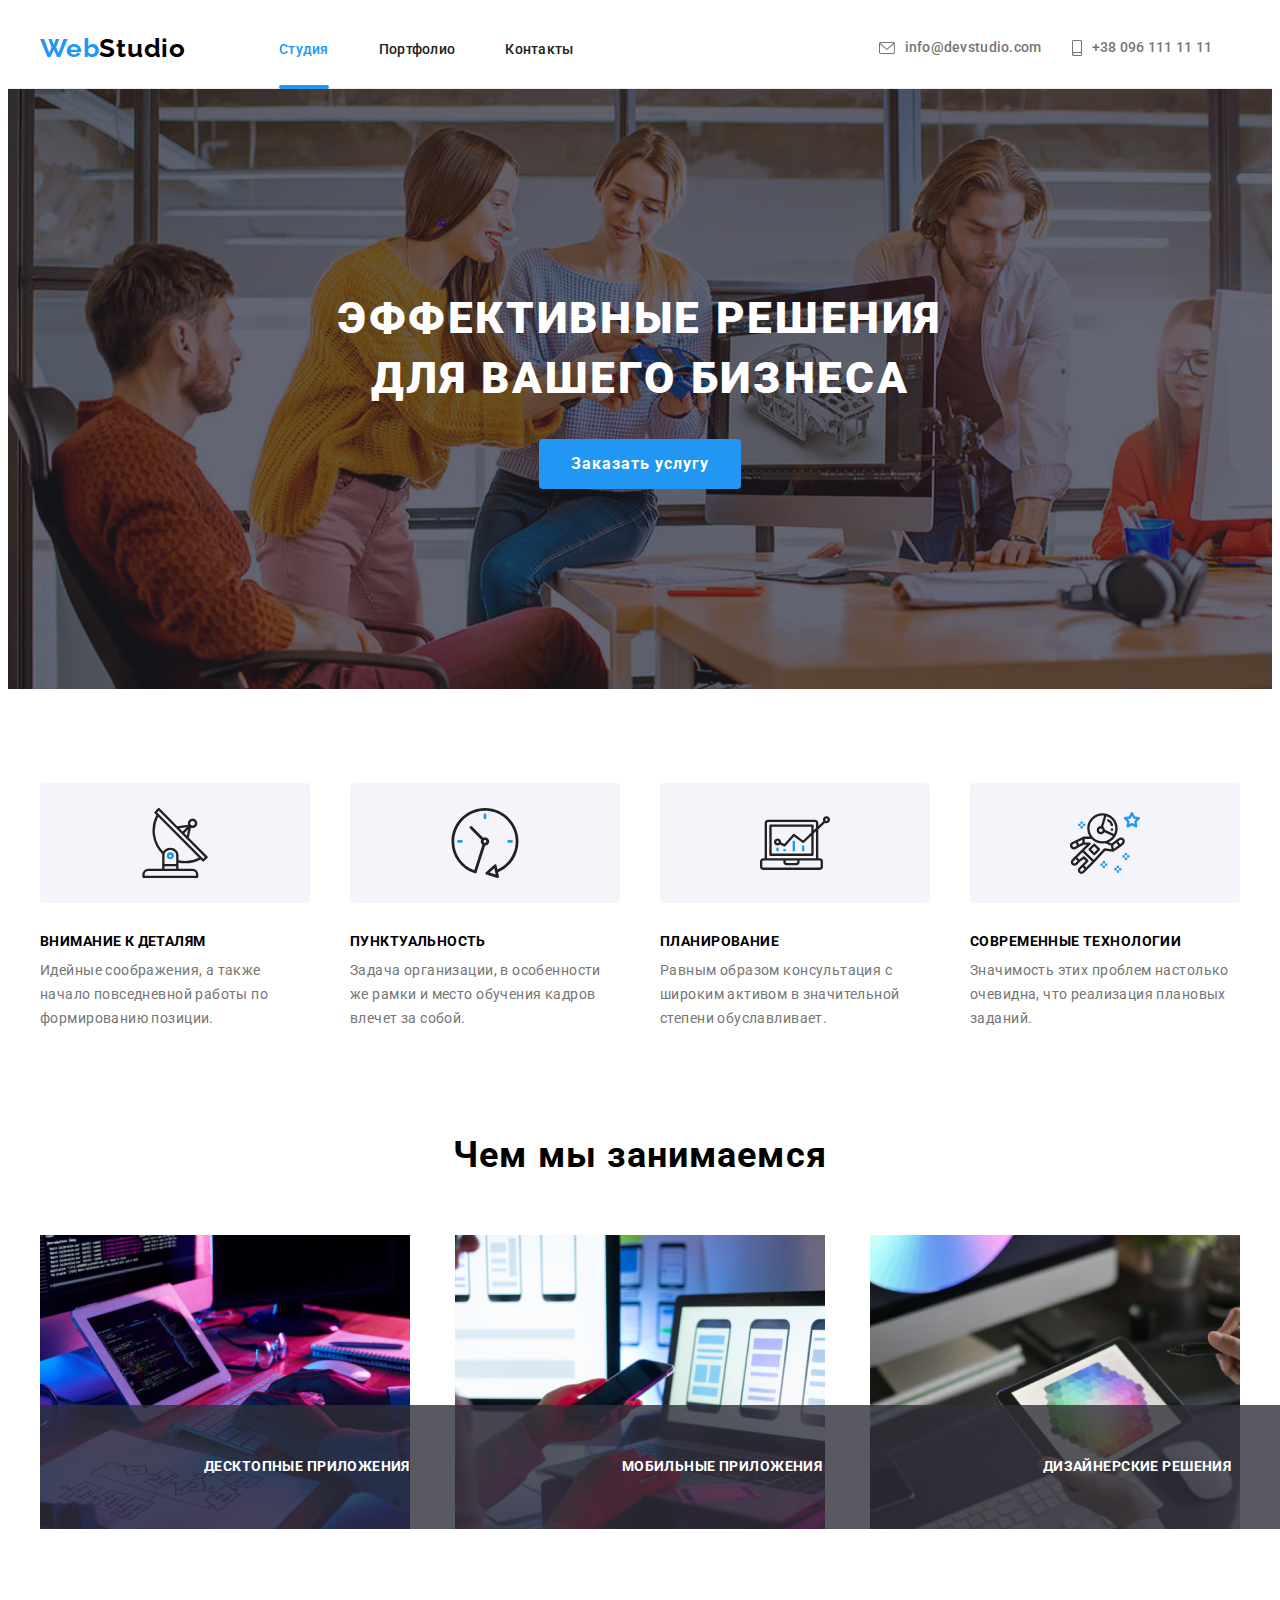
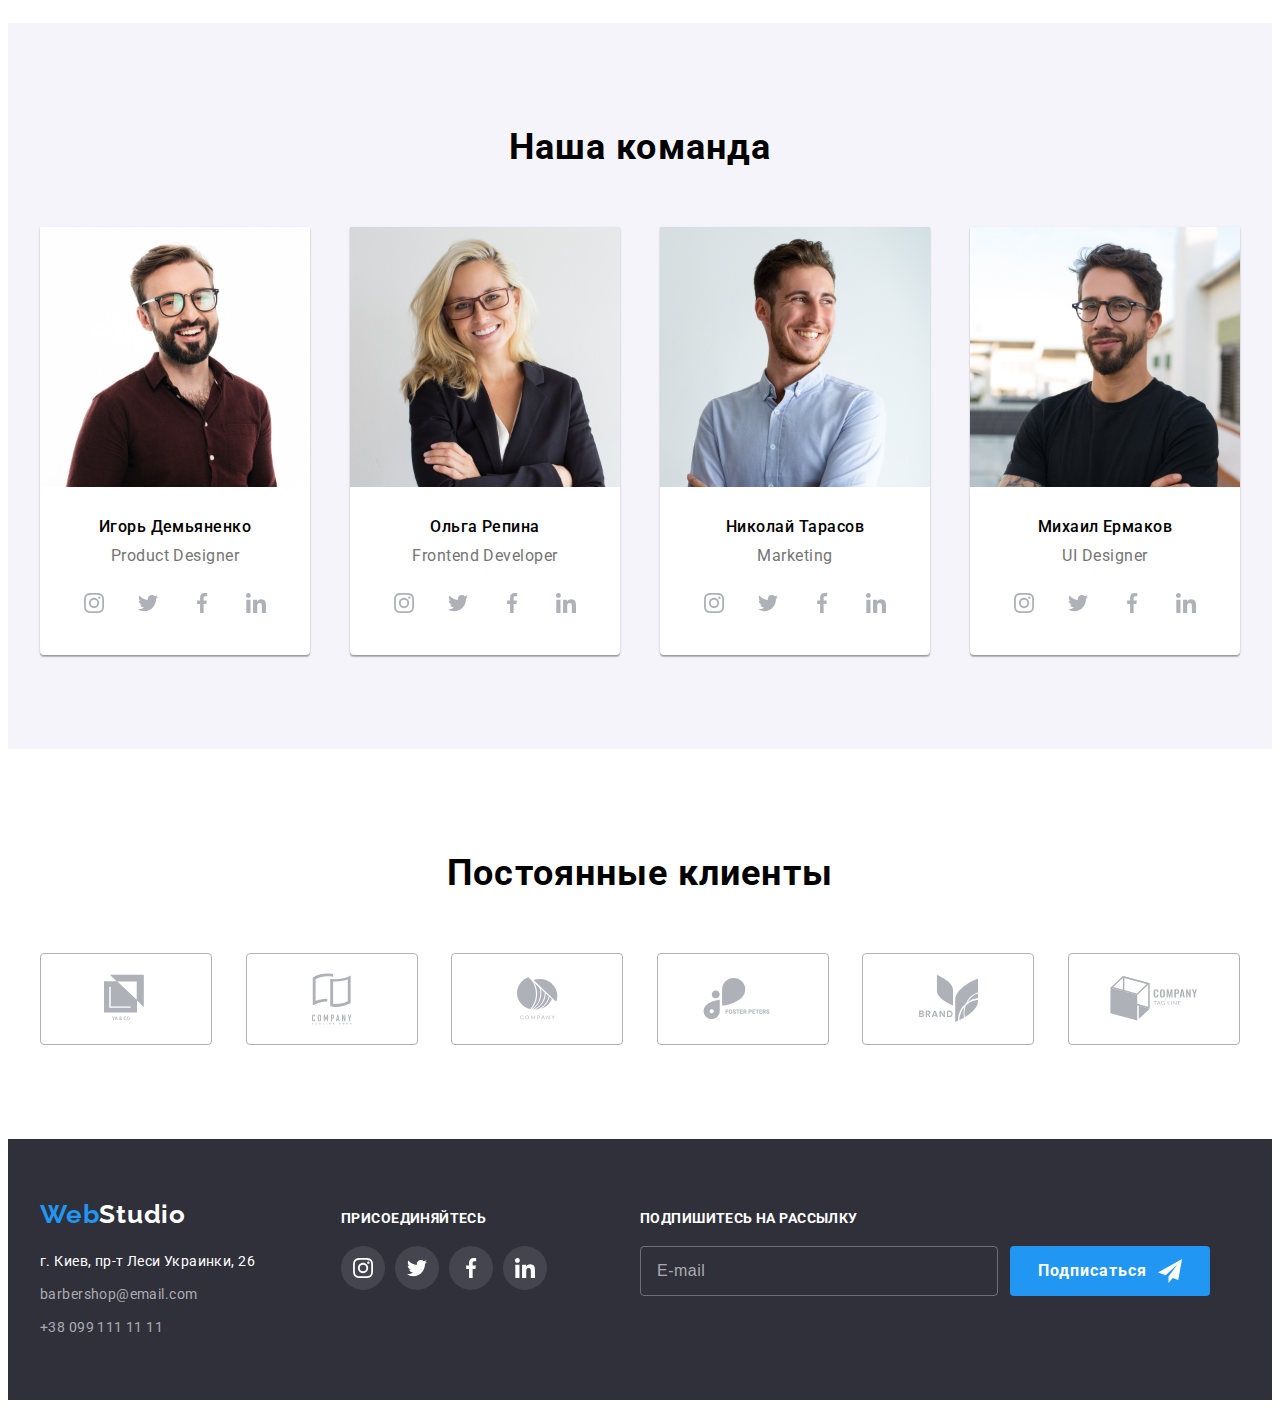
<file: index.html>
<!DOCTYPE html>
<html lang="ru">
<head>
    <meta charset="UTF-8">
    <meta name="viewport" content="width=device-width, initial-scale=1.0">
    <title >WebStudio</title>
    <link rel="preconnect" href="https://fonts.gstatic.com">
    <link href="https://fonts.googleapis.com/css2?family=Raleway:wght@700&family=Roboto:wght@400;500;700;900&display=swap"
        rel="stylesheet">
    <link rel="stylesheet" href="https://cdnjs.cloudflare.com/ajax/libs/modern-normalize/1.0.0/modern-normalize.min.css"
        integrity="sha512-ISS7cAi1PEhQ8jnbJpJZMd29NlhNj4AWYyLOSp2CE/CsHxTCu+r+t0D2yoJudVrd0/8fTVPUVDzY5Tvli75u/g=="
        crossorigin="anonymous" />
    <link rel="stylesheet" href="./css/styles.css">
 </head>

<body>
    
    <header  class="header">
        <div class="container">
          <nav class="navigation">
             <a class="logo" href="./index.html" lang="en">
                <span class="color-web">Web</span><span class="studio">Studio</span> 
            </a>
            <ul class="navigation-list">
                <li class="navigation-list-item">
                     <a class="navigation-list-link current" href="#"> Студия</a>
                </li>
                <li class="navigation-list-item">
                     <a class="navigation-list-link" 
                    href="./portfolio.html" > Портфолио</a>
                </li>
                <li class="navigation-list-item">
                     <a class="navigation-list-link" href="#"> Контакты</a>
                </li>
            </ul>
          </nav>   
         <address class="address">
             <ul class="address-list">
                <li class="address-list-item"> 
                    <a class="address-list-link" href="mailto:info@devstudio.com">
                        <svg class="address-list-icon" width="16" height="12">
                            <use href="./images/sprite.svg#icon-envelope"></use>
                        </svg>
                       info@devstudio.com
                   </a>
                </li>
                <li class="address-list-item">
                     <a class="address-list-link" href="tel:+380961111111">
                        <svg class="address-list-icon" width="10" height="16">
                            <use href="./images/sprite.svg#icon-smartphone"></use>
                        </svg>
                        +38 096 111 11 11
                      </a>
                </li>
             </ul>
        </address>
        </div>
    </header>
       
     <main>
        <!--Главная секция-->
         <section class="hero">
            <div class="container">
               <h1 class="hero-title">Эффективные решения для вашего бизнеса</h1>
               <button class="modal-btn" type="button" data-modal-open>Заказать услугу</button>
            </div>
         </section>
        
       
         <!--MAIN-->
        <section class="main">
          <h2 class="visually-hidden">Преимущества</h2>
              <ul class="main-list container">
                
                 <li class="main-list-item">
                    <div class="main-icon-container">
                      <svg class="main-icon">
                        <use href="./images/sprite.svg#icon-antenna"></use>
                     </svg>
                   </div>
                      <h3 class="main-list-title">Внимание к деталям</h3>
                      <p class="main-list-description">Идейные соображения, а также начало повседневной работы по формированию позиции.</p>
                 </li>

                 <li class="main-list-item">
                    <div class="main-icon-container">
                      <svg class="main-icon">
                        <use href="./images/sprite.svg#icon-clock"></use>
                      </svg>
                    </div>
                      <h3 class="main-list-title">Пунктуальность</h3>
                      <p class="main-list-description">Задача организации, в особенности же рамки и место обучения кадров влечет за собой.</p>
                 </li>

                 <li class="main-list-item">
                    <div class="main-icon-container">
                      <svg class="main-icon" >
                        <use href="./images/sprite.svg#icon-diagram"></use>
                      </svg>
                   </div>
                       <h3 class="main-list-title">Планирование</h3>
                       <p class="main-list-description">Равным образом консультация с широким активом в значительной степени обуславливает.</p>
                 </li>

                 <li class="main-list-item">
                    <div class="main-icon-container">
                      <svg class="main-icon">
                        <use href="./images/sprite.svg#icon-astronaut"></use>
                      </svg>
                   </div>
                      <h3 class="main-list-title">Современные технологии</h3>
                      <p class="main-list-description">Значимость этих проблем настолько очевидна, что реализация плановых заданий.</p>
                 </li>
              </ul>
            
         </section>
         
         <!--Галлерея работ-->
         <section class="galery">
             <div class="container">
                <h2 class="section-title">Чем мы занимаемся</h2>
                <ul class="galery-list">
                  
                  <li class="galery-list-item">
                     <img class="galery-img" src="./images/img1.jpg" 
                           alt="работа с ПК" 
                           width="370" height="294">
                      <h3 class="galery-img-title">Десктопные приложения</h3>
                  </li>
                  
                  <li class="galery-list-item">
                     <img class="galery-img" src="./images/img2.jpg" 
                        alt="работа со смартфоном" 
                        width="370" height="294">
                     <h3 class="galery-img-title">Мобильные приложения</h3>
                  </li>
                  
                  <li class="galery-list-item">
                     <img class="galery-img" src="./images/img3.jpg" 
                       alt="работа с планшетом" 
                       width="370" height="294">
                     <h3 class="galery-img-title">Дизайнерские решения</h3>
                  </li>
                
               </ul>
            </div>
         </section>

         <!--Сотрудники-->
         <section class="about-me">
            <div class="container">
             <h2 class="section-title">Наша команда</h2>
              <ul class="about-me-list">
                  
                <li class="about-me-item">
                   <img class="about-me-img" src="./images/igor.jpg" 
                        alt="Игорь Демьяненко" width="270" height="260">
                     <div class="about-me-description">
                         <h3 class="about-me-name">Игорь Демьяненко</h3>
                         <p class="about-me-profession" lang="en">Product Designer</p>
                     </div>
                       <ul class="social-list">
                         <li class="social-list-item">
                            <a class="social-list-link" href="">
                              <svg class="social-list-icon">
                                 <use href="./images/sprite.svg#icon-instagram"></use>
                              </svg>
                            </a>
                         </li>
                         <li class="social-list-item">
                            <a class="social-list-link" href="">
                              <svg class="social-list-icon">
                                 <use href="./images/sprite.svg#icon-twitter"></use>
                              </svg>
                            </a>
                         </li>
                         <li class="social-list-item">
                            <a class="social-list-link" href="">
                              <svg class="social-list-icon">
                                 <use href="./images/sprite.svg#icon-facebook"></use>
                              </svg>
                            </a>
                         </li>
                         <li class="social-list-item">
                            <a class="social-list-link" href="">
                              <svg class="social-list-icon">
                                 <use href="./images/sprite.svg#icon-linkedin"></use>
                              </svg>
                            </a>
                         </li>
                     </ul>
                 </li>

                 <li class="about-me-item">
                     <img class="about-me-img" src="./images/olga.jpg" 
                       alt="Ольга Репина" width="270" height="260">
                        <div class="about-me-description">
                          <h3 class="about-me-name">Ольга Репина</h3>
                          <p class="about-me-profession" lang="en">Frontend Developer</p>
                       </div>
                     <ul class="social-list">
                        <li class="social-list-item">
                           <a class="social-list-link" href="">
                              <svg class="social-list-icon">
                                 <use href="./images/sprite.svg#icon-instagram"></use>
                              </svg>
                           </a>
                        </li>
                        <li class="social-list-item">
                           <a class="social-list-link" href="">
                              <svg class="social-list-icon">
                                 <use href="./images/sprite.svg#icon-twitter"></use>
                              </svg>
                           </a>
                        </li>
                        <li class="social-list-item">
                           <a class="social-list-link" href="">
                              <svg class="social-list-icon">
                                 <use href="./images/sprite.svg#icon-facebook"></use>
                              </svg>
                           </a>
                        </li>
                        <li class="social-list-item">
                           <a class="social-list-link" href="">
                              <svg class="social-list-icon">
                                 <use href="./images/sprite.svg#icon-linkedin"></use>
                              </svg>
                           </a>
                        </li>
                     </ul>
                 </li>

                 <li class="about-me-item">
                     <img class="about-me-img" src="./images/taras.jpg" 
                       alt="Николай Тарасов" width="270" height="260">
                       <div class="about-me-description">
                          <h3 class="about-me-name">Николай Тарасов</h3>
                          <p class="about-me-profession" lang="en">Marketing</p>
                      </div>
                     <ul class="social-list">
                        <li class="social-list-item">
                           <a class="social-list-link" href="">
                              <svg class="social-list-icon">
                                 <use href="./images/sprite.svg#icon-instagram"></use>
                              </svg>
                           </a>
                        </li>
                        <li class="social-list-item">
                           <a class="social-list-link" href="">
                              <svg class="social-list-icon">
                                 <use href="./images/sprite.svg#icon-twitter"></use>
                              </svg>
                           </a>
                        </li>
                        <li class="social-list-item">
                           <a class="social-list-link" href="">
                              <svg class="social-list-icon">
                                 <use href="./images/sprite.svg#icon-facebook"></use>
                              </svg>
                           </a>
                        </li>
                        <li class="social-list-item">
                           <a class="social-list-link" href="">
                              <svg class="social-list-icon">
                                 <use href="./images/sprite.svg#icon-linkedin"></use>
                              </svg>
                           </a>
                        </li>
                     </ul>
                 </li>

                 <li class="about-me-item">
                     <img class="about-me-img" src="./images/maikl.jpg" 
                       alt="Михаил Ермаков" width="270" height="260">
                        <div class="about-me-description">
                          <h3 class="about-me-name">Михаил Ермаков</h3>
                          <p class="about-me-profession" lang="en">UI Designer</p>
                       </div>
                      <ul class="social-list">
                        <li class="social-list-item">
                           <a class="social-list-link" href="">
                              <svg class="social-list-icon">
                                 <use href="./images/sprite.svg#icon-instagram"></use>
                              </svg>
                           </a>
                        </li>
                        <li class="social-list-item">
                           <a class="social-list-link" href="">
                              <svg class="social-list-icon">
                                 <use href="./images/sprite.svg#icon-twitter"></use>
                              </svg>
                           </a>
                        </li>
                        <li class="social-list-item">
                           <a class="social-list-link" href="">
                              <svg class="social-list-icon">
                                 <use href="./images/sprite.svg#icon-facebook"></use>
                              </svg>
                           </a>
                        </li>
                        <li class="social-list-item">
                           <a class="social-list-link" href="">
                              <svg class="social-list-icon">
                                 <use href="./images/sprite.svg#icon-linkedin"></use>
                              </svg>
                           </a>
                        </li>
                     </ul>
                 </li>
              </ul>
            </div>
         </section>
     

   
   <!--Постоянные клиенты-->
     <section class="clients">
         <div class="container">
             <h2 class="section-title">Постоянные клиенты</h2>
             <ul class="clients-list">
                <li class="clients-container">
                   <a class="clients-list-link" href="">
                     <svg class="clients-list-icon" width="44" height="50">
                        <use href="./images/sprite.svg#icon-logo-1"></use>
                     </svg>
                   </a>
                </li>
                <li class="clients-container">
                  <a class="clients-list-link" href="">
                     <svg class="clients-list-icon" width="40" height="52">
                        <use href="./images/sprite.svg#icon-logo-2"></use>
                     </svg>
                  </a>
                </li>
                <li class="clients-container">
                  <a class="clients-list-link" href="">
                     <svg class="clients-list-icon" width="41" height="43">
                        <use href="./images/sprite.svg#icon-logo-3"></use>
                     </svg>
                  </a>
                </li>
                <li class="clients-container">
                  <a class="clients-list-link" href="">
                     <svg class="clients-list-icon" width="80" height="42">
                        <use href="./images/sprite.svg#icon-logo-4"></use>
                     </svg>
                  </a>
                </li>
                <li class="clients-container">
                  <a class="clients-list-link" href="">
                     <svg class="clients-list-icon" width="59" height="47">
                        <use href="./images/sprite.svg#icon-logo-5"></use>
                     </svg>
                  </a>
                </li>
                <li class="clients-container">
                  <a class="clients-list-link" href="">
                     <svg class="clients-list-icon" width="88" height="45">
                        <use href="./images/sprite.svg#icon-logo-6"></use>
                     </svg>
                  </a>
                </li>
             </ul>
         </div>
     </section>
   </main>
        
        <!--Footer-->
     <footer class="footer">
        <div class="container footer-list">
             <div class="footer-adress-container">
             <a class="logo" href="./index.html" lang="en">
                <span class="color-web">Web</span><span class="footer-logo">Studio</span>
             </a>
             <address class="footer-address">
                <ul class="footer-adress-list">
                    <li class="footer-address-item">
                       <a class="footer-address-link geolocation" href="https://goo.gl/maps/EtJUNi4Rh7HyhGB7A" target="_blank">г. Киев, пр-т Леси Украинки, 26</a>
                    </li>
                    <li class="footer-address-item">
                       <a class="footer-address-link" href="mailto:info@example.com">barbershop@email.com</a>
                    </li>
                    <li class="footer-address-item">
                       <a class="footer-address-link" href="tel:+380991111111">+38 099 111 11 11</a>
                    </li>
                </ul>
             </address>
            </div>
             <div class="social-footer">
                <b class="main-list-title">присоединяйтесь</b>
                <ul class="social-list-footer">
                  <li class="social-list-item">
                     <a class="social-list-link" href="">
                        <svg class="social-list-icon">
                           <use href="./images/sprite.svg#icon-instagram"></use>
                        </svg>
                     </a>
                  </li>
                  <li class="social-list-item">
                     <a class="social-list-link" href="">
                        <svg class="social-list-icon">
                           <use href="./images/sprite.svg#icon-twitter"></use>
                        </svg>
                     </a>
                  </li>
                  <li class="social-list-item">
                     <a class="social-list-link" href="">
                        <svg class="social-list-icon">
                           <use href="./images/sprite.svg#icon-facebook"></use>
                        </svg>
                     </a>
                  </li>
                  <li class="social-list-item">
                     <a class="social-list-link" href="">
                        <svg class="social-list-icon">
                           <use href="./images/sprite.svg#icon-linkedin"></use>
                        </svg>
                     </a>
                  </li>
                </ul>
             </div>

             <form class="footer-form">
                <b class="main-list-title">Подпишитесь на рассылку</b>
                <label class="label-form">
                   <input class="input-form" type="email" name="mail" placeholder="E-mail"/> 
                   <button class="modal-btn btn-form" type="submit">Подписаться
                      <svg class="footer-form-icon" width="24" height="24">
                         <use href="./images/sprite.svg#icon-send"></use>
                      </svg>
                   </button>
                </label>
             </form>
       </div>
    </footer> 
 
     <div class="backdrop is-hidden" data-modal>
       <div class="modal">
             <button  type="button" class="close-button" data-modal-close>
              <svg class="close-icon">
                <use href="./images/sprite.svg#icon-close-black"></use>
              </svg>
             </button>
             <b class="backdrop-title">Оставьте свои данные, мы вам перезвоним</b>
        
           <div class="fieldset-backdrop">
             <label class="label-backdrop">
               <span class="name-backdrop">Имя</span> 
                <span class="backdrop-input-icon">
                  <input class="input-backdrop" type="text" name="name">
                     <svg class="backdrop-fieldset-icon" width="18" height="18">
                        <use href="./images/sprite.svg#icon-person-black"></use>
                     </svg> 
                </span>
             </label>
           </div>
         
           <div class="fieldset-backdrop">
             <label class="label-backdrop">
               <span class="name-backdrop">Телефон</span>
               <span class="backdrop-input-icon">
                 <input class="input-backdrop" type="tel" name="tel">
                    <svg class="backdrop-fieldset-icon" width="18" height="18">
                       <use href="./images/sprite.svg#icon-phone-black"></use>
                   </svg>
               </span>
             </label>
           </div>
        
           <div class="fieldset-backdrop">
             <label class="label-backdrop">
               <span class="name-backdrop">Почта</span>
               <span class="backdrop-input-icon">
                 <input class="input-backdrop" type="email" name="email">
                    <svg class="backdrop-fieldset-icon" width="18" height="18">
                      <use href="./images/sprite.svg#icon-email-black"></use>
                   </svg>
               </span>
             </label>
           </div>
        
           <div class="fieldset-textarea ">
            <label class="label-backdrop">
               <span class="name-backdrop">Комментарий</span>
               <textarea class="textarea-backdrop" name="comment" placeholder="Введите текст"></textarea>
            </label>
           </div>
         
           <div class="checkbox-backdrop">
              <input class="chekbox-input visually-hidden" type="checkbox" name="check" value="accept-policy" id="policy">
              <label class="checkbox-label" for="policy">
                 <span class="checkbox-text">Соглашаюсь с рассылкой и принимаю
                   <a class="checkbox-link" href="#">Условия договора</a> 
                </span>
             </label>
           </div>
         
           <button class="modal-btn" type="submit">Отправить</button>
         
       </div>
    </div>
   
<script src="./js/modal.js"></script>
</body>
</html>
</file>
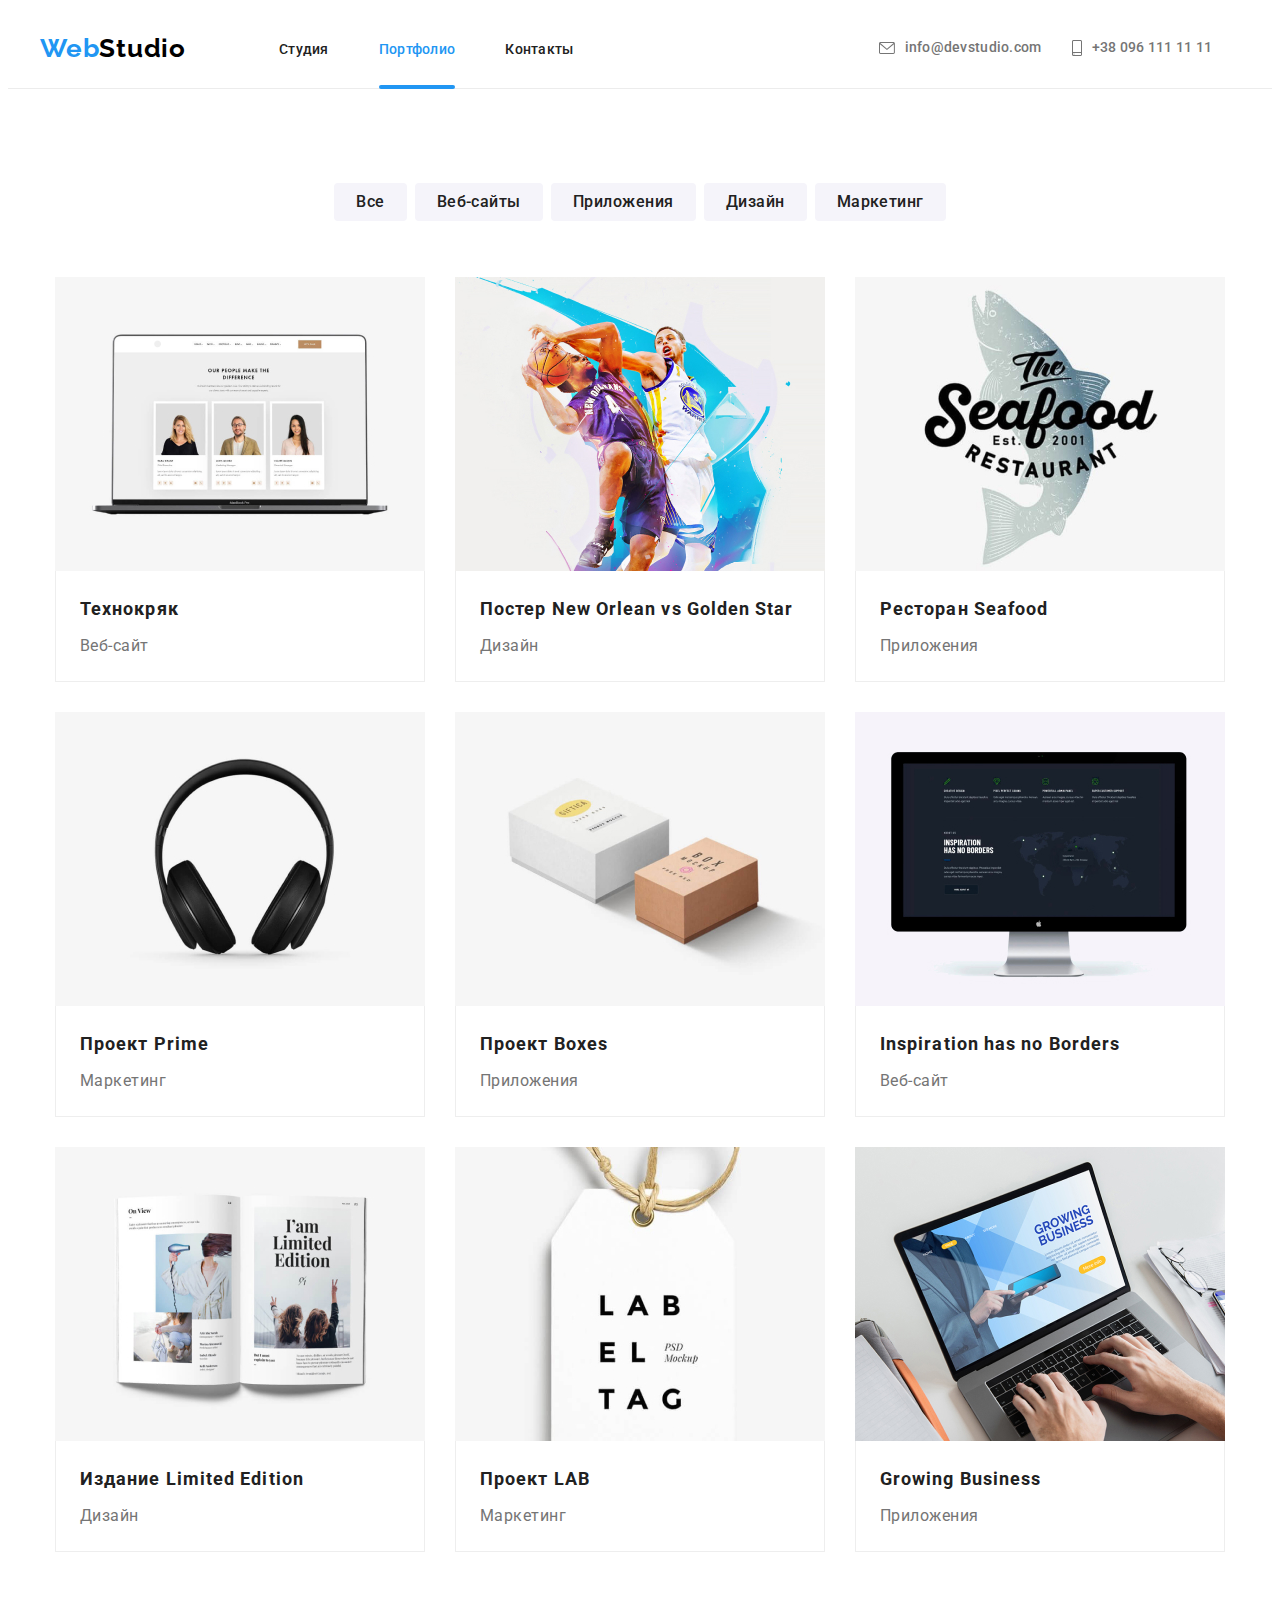
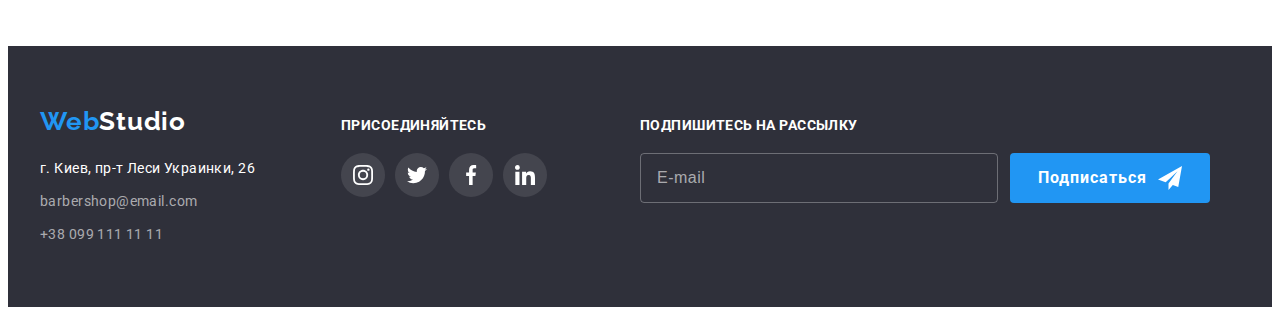
<file: portfolio.html>
<!DOCTYPE html>
<html lang="ru">
<head>
    <meta charset="UTF-8">
    <meta name="viewport" content="width=device-width, initial-scale=1.0">
    <title>Портфолио</title>
    <link rel="preconnect" href="https://fonts.gstatic.com">
    <link href="https://fonts.googleapis.com/css2?family=Raleway:wght@700&family=Roboto:wght@400;500;700&display=swap"
        rel="stylesheet">
    <link rel="stylesheet" href="https://cdnjs.cloudflare.com/ajax/libs/modern-normalize/1.0.0/modern-normalize.min.css"
        integrity="sha512-ISS7cAi1PEhQ8jnbJpJZMd29NlhNj4AWYyLOSp2CE/CsHxTCu+r+t0D2yoJudVrd0/8fTVPUVDzY5Tvli75u/g=="
        crossorigin="anonymous" />
        <link rel="stylesheet" href="./css/styles.css">
</head>

<body>
    
    <header class="header">
      <div class="container">
        <nav class="navigation">
          <a class="logo" href="./index.html" lang="en">
            <span class="color-web">Web</span><span class="studio">Studio</span>
          </a>
          <ul class="navigation-list">
            <li class="navigation-list-item">
              <a class="navigation-list-link " href="./index.html"> Студия</a>
            </li>
            <li class="navigation-list-item">
              <a class="navigation-list-link current" href="./portfolio.html" >
                Портфолио</a>
            </li>
            <li class="navigation-list-item">
              <a class="navigation-list-link" href="#"> Контакты</a>
            </li>
          </ul>
        </nav>
        <address class="address">
          <ul class="address-list">
            <li class="address-list-item">
              <a class="address-list-link" href="mailto:info@devstudio.com">
                <svg class="address-list-icon" width="16" height="12">
                  <use href="./images/sprite.svg#icon-envelope"></use>
                </svg>
                info@devstudio.com
              </a>
            </li>
            <li class="address-list-item">
              <a class="address-list-link" href="tel:+380961111111">
                <svg class="address-list-icon" width="10" height="16">
                  <use href="./images/sprite.svg#icon-smartphone"></use>
                </svg>
                +38 096 111 11 11
              </a>
            </li>
          </ul>
        </address>
      </div>
    </header>

    <main>
        
      <!--Главная секция-->
     
      <section class="capabilities">
        <div class="container">
          <h1 class="visually-hidden">Наши возможности</h1>
            
           <ul class="button-list">
                <li class="button-item" > 
                    <button class="modal-btn-portfolio" type="button"> Все </button>
                </li>
                <li class="button-item" >
                    <button class="modal-btn-portfolio" type="button"> Веб-сайты </button>
                </li>
                <li class="button-item">
                    <button class="modal-btn-portfolio" type="button">Приложения </button>
                </li>
                <li class="button-item">
                    <button class="modal-btn-portfolio" type="button"> Дизайн</button>
                </li>
                <li class="button-item">
                    <button class="modal-btn-portfolio" type="button">Маркетинг </button>
                </li>
           </ul>
           
            <ul class="device-list">
                <li class="device-item" >
                  <a class="device-link" href="#">
                    <div class="device-img-box">
                      <img class="device-img" src="./images/leptop.jpg" 
                         alt="Веб-сайт на экране ноутбука"
                          width="370" height="294">
                            <p class="device-text">
                              Технокряк это современная площадка распространения коронавируса.
                              Компании используют эту платформу для цифрового
                              шпионажа и атак на защищённые сервера конкурентов.
                            </p>
                    </div>
                    <div class="device-description">
                           <h2 class="device-title"> Технокряк</h2>
                           <p class="device-list-description">Веб-сайт</p>
                    </div>
                  </a>
                </li>
                <li class="device-item">
                  <a class="device-link" href="#">
                      <div class="device-img-box">
                         <img class="device-img" src="./images/poster.jpg" 
                          alt="Постер со звездами бейсбола" 
                          width="370" height="294">
                         <p class="device-text">
                            Технокряк это современная площадка распространения коронавируса.
                            Компании используют эту платформу для цифрового
                            шпионажа и атак на защищённые сервера конкурентов.
                          </p>
                      </div>
                    
                         <div class="device-description">
                           <h2 class="device-title"> Постер <span lang="en"> New Orlean vs Golden Star </span></h2>
                           <p class="device-list-description">Дизайн</p>
                         </div>
                  </a>
                 </li>
                
                <li class="device-item">
                  <a class="device-link" href="#">
                    <div class="device-img-box">
                       <img class="device-img" src="./images/restaurant.jpg" 
                        alt="Логотип рыбного ресторана" 
                         width="370" height="294">
                       <p class="device-text">
                         Технокряк это современная площадка распространения коронавируса.
                         Компании используют эту платформу для цифрового
                          шпионажа и атак на защищённые сервера конкурентов.
                       </p>
                    </div>
                         <div class="device-description">
                            <h2 class="device-title">Ресторан <span lang="en"> Seafood </span> </h2> 
                            <p class="device-list-description"> Приложения </p>
                         </div>
                  </a>
                </li> 
                
                <li class="device-item">
                  <a class="device-link" href="#">
                     <div class="device-img-box">
                       <img class="device-img" src="./images/headphones.jpg"
                        alt="Наушники" 
                        width="370" height="294">
                        <p class="device-text">
                         Технокряк это современная площадка распространения коронавируса.
                         Компании используют эту платформу для цифрового
                         шпионажа и атак на защищённые сервера конкурентов.
                       </p>
                      </div>
                          <div class="device-description">
                            <h2 class="device-title"> Проект <span lang="en"> Prime </span> </h2>
                            <p class="device-list-description"> Маркетинг </p>
                         </div>
                  </a>
                </li>

                <li class="device-item">
                  <a class="device-link" href="#">
                     <div class="device-img-box">
                        <img class="device-img" src="./images/boxes.jpg" 
                           alt="Две коробки" 
                           width="370" height="294">
                        <p class="device-text">
                          Технокряк это современная площадка распространения коронавируса.
                          Компании используют эту платформу для цифрового
                          шпионажа и атак на защищённые сервера конкурентов.
                        </p>
                    </div>
                         <div class="device-description">
                            <h2 class="device-title"> Проект <span lang="en"> Boxes </span> </h2>
                            <p class="device-list-description">  Приложения </p>
                         </div>
                  </a>
                </li>

                <li class="device-item">
                   <a class="device-link" href="#">
                       <div class="device-img-box">
                         <img class="device-img" src="./images/monitor.jpg" 
                           alt="Монитор компьютера" 
                           width="370" height="294">
                         <p class="device-text">
                            Технокряк это современная площадка распространения коронавируса.
                            Компании используют эту платформу для цифрового
                             шпионажа и атак на защищённые сервера конкурентов.
                        </p>
                      </div>
                         <div class="device-description">
                           <h2 class="device-title" lang="en" >Inspiration has no Borders</h2>
                            <p class="device-list-description">Веб-сайт</p>
                         </div>
                    </a>
                </li>

                <li class="device-item">
                   <a class="device-link" href="#">
                      <div class="device-img-box">
                         <img class="device-img" src="./images/book.jpg" 
                           alt="Открытая страница книги" 
                           width="370" height="294"> 
                         <p class="device-text">
                            Технокряк это современная площадка распространения коронавируса.
                            Компании используют эту платформу для цифрового
                            шпионажа и атак на защищённые сервера конкурентов.
                          </p>
                     </div>
                         <div class="device-description">
                            <h2 class="device-title"> Издание <span lang="en"> Limited Edition </span> </h2>
                            <p class="device-list-description"> Дизайн </p>
                        </div>
                  </a>
                </li>

                <li class="device-item">
                   <a class="device-link" href="#">
                      <div class="device-img-box">
                         <img class="device-img" src="./images/trinket.jpg" 
                           alt="Ярлык крупным планом" 
                           width="370" height="294">
                         <p class="device-text">
                            Технокряк это современная площадка распространения коронавируса.
                             Компании используют эту платформу для цифрового
                             шпионажа и атак на защищённые сервера конкурентов.
                          </p>
                      </div>
                         <div class="device-description">
                             <h2 class="device-title"> Проект <span lang="en"> LAB </span> </h2>
                             <p class="device-list-description"> Маркетинг </p>
                         </div>
                   </a>
                </li>

                <li class="device-item">
                   <a class="device-link" href="#">
                      <div class="device-img-box">
                         <img class="device-img" src="./images/minileptop.jpg"
                            alt="Пользователь использует приложение на девайсе" 
                            width="370" height="294"> 
                         <p class="device-text">
                            Технокряк это современная площадка распространения коронавируса.
                            Компании используют эту платформу для цифрового
                             шпионажа и атак на защищённые сервера конкурентов.
                          </p>
                      </div>
                         <div class="device-description">
                           <h2 class="device-title" lang="en"> Growing Business </h2>
                           <p class="device-list-description"> Приложения </p>
                         </div>
                    </a>
                </li>
            </ul>
        </div>
      </section>
    </main>
            
           <!--Footer-->
    <footer class="footer">
      <div class="container footer-list">
        <div class="footer-adress-container">
          <a class="logo" href="./index.html" lang="en">
            <span class="color-web">Web</span><span class="footer-logo">Studio</span>
          </a>
          <address class="footer-address">
            <ul class="footer-adress-list">
              <li class="footer-address-item">
                <a class="footer-address-link geolocation" href="https://goo.gl/maps/EtJUNi4Rh7HyhGB7A" target="_blank">г.
                  Киев, пр-т Леси Украинки, 26</a>
              </li>
              <li class="footer-address-item">
                <a class="footer-address-link" href="mailto:info@example.com">barbershop@email.com</a>
              </li>
              <li class="footer-address-item">
                <a class="footer-address-link" href="tel:+380991111111">+38 099 111 11 11</a>
              </li>
            </ul>
          </address>
        </div>
        <div class="social-footer">
          <b class="main-list-title">присоединяйтесь</b>
          <ul class="social-list-footer">
            <li class="social-list-item">
              <a class="social-list-link" href="">
                <svg class="social-list-icon">
                  <use href="./images/sprite.svg#icon-instagram"></use>
                </svg>
              </a>
            </li>
            <li class="social-list-item">
              <a class="social-list-link" href="">
                <svg class="social-list-icon">
                  <use href="./images/sprite.svg#icon-twitter"></use>
                </svg>
              </a>
            </li>
            <li class="social-list-item">
              <a class="social-list-link" href="">
                <svg class="social-list-icon">
                  <use href="./images/sprite.svg#icon-facebook"></use>
                </svg>
              </a>
            </li>
            <li class="social-list-item">
              <a class="social-list-link" href="">
                <svg class="social-list-icon">
                  <use href="./images/sprite.svg#icon-linkedin"></use>
                </svg>
              </a>
            </li>
          </ul>
        </div>
        
        <form class="footer-form">
          <b class="main-list-title">Подпишитесь на рассылку</b>
          <label class="label-form">
            <input class="input-form" type="email" name="mail" placeholder="E-mail" />
            <button class="modal-btn btn-form" type="submit">Подписаться
              <svg class="footer-form-icon" width="24" height="24">
                <use href="./images/sprite.svg#icon-send"></use>
              </svg>
            </button>
          </label>
        </form>

      </div>
    </footer>
    

  
</body>
</html>
</file>
<file: css/styles.css>
:root {
  --main-font: "Roboto", sans-serif;
  --secondary-font: "Raleway", sans-serif;
  --accent-color: #2196f3;
  --third-color: #757575;
  --second-color: #ffffff;
}

body {
  font-family: var(--main-font);
}

.container {
  width: 1200px;
  padding: 0 15px;
  margin: 0 auto;
}

.address,
.footer-address {
  font-style: normal;
}

a {
  text-decoration: none;
}

ul {
  list-style: none;
  padding: 0;
  margin: 0;
}

h1,
h2,
h3,
h4,
p {
  margin: 0;
}

.visually-hidden {
  position: absolute;
  width: 1px;
  height: 1px;
  margin: -1px;
  border: 0;
  padding: 0;

  white-space: nowrap;
  clip-path: inset(100%);
  clip: rect(0 0 0 0);
  overflow: hidden;
}

.img {
  display: block;
  max-width: 100%;
}
box* {
  margin: 0;
}

.section-title {
  display: block;
  font-weight: 700;
  font-size: 36px;
  line-height: 1.67;
  text-align: center;
  letter-spacing: 0.03em;
  margin-bottom: 50px;
}

/*--HEADER--*/

.header {
  border-bottom: 1px solid #ececec;
  max-width: 1600px;
  margin: 0 auto;
}

.header .container {
  display: block;
}

.logo {
  text-decoration: none;
  font-family: var(--secondary-font);
  font-weight: 700;
  font-size: 26px;
  line-height: 1.19;
  letter-spacing: 0.03em;
}
.header .logo {
  margin-right: 93px;
}

.color-web {
  color: var(--accent-color);
}
.studio {
  color: black;
}

.navigation-list-link,
.address-list-link {
  font-weight: 500;
  font-size: 14px;
  line-height: 1.14;
  letter-spacing: 0.02em;
  color: #212121;
  padding: 32px 0;
}
.navigation-list-link {
  position: relative;
  transition: color 250ms cubic-bezier(0.4, 0, 0.2, 1);
}

.current::after {
  content: "";
  position: absolute;
  display: block;
  width: 100%;
  height: 4px;
  background-color: var(--accent-color);
  bottom: 0;
  border-radius: 2px;
}

li .address-list-link {
  color: var(--third-color);
  transition: color 250ms cubic-bezier(0.4, 0, 0.2, 1);
}

.navigation-list-link:hover,
.address-list-link:hover,
.navigation-list-link:focus {
  color: var(--accent-color);
}

.current {
  color: var(--accent-color);
}

.header .container,
.header .navigation {
  display: flex;
  align-items: center;
}

.header .navigation-list {
  display: flex;
  margin-right: 305px;
}

.header .navigation-list-item:not(:last-child) {
  margin-right: 50px;
}

.header .address-list-item:not(:last-child) {
  margin-right: 30px;
}

.header .address {
  margin-right: auto;
}

.header .address-list {
  display: flex;
}

.address-list-icon {
  display: block;
  margin-right: 10px;
  fill: currentColor;
}

.address-list-link {
  display: flex;
  justify-content: center;
  align-items: center;
}

/*--END HEADER---*.

 /*--Главная секция--*/

.hero-title {
  display: block;
  max-width: 696px;
  margin: 0 auto;
  margin-bottom: 30px;
  font-weight: 900;
  font-size: 44px;
  line-height: 1.36;
  text-align: center;
  letter-spacing: 0.06em;
  text-transform: uppercase;
  color: var(--second-color);
}

.modal-btn {
  display: block;
  margin: 0 auto;
  min-width: 200px;
  padding: 10px 32px;
  border-radius: 4px;
  border: none;
  cursor: pointer;
  font-family: var(--main-font);
  font-weight: 700;
  font-size: 16px;
  line-height: 1.88;
  letter-spacing: 0.06em;
  color: var(--second-color);
  background-color: var(--accent-color);
}

.hero {
  max-width: 1600px;
  background-image: linear-gradient(
      rgba(47, 48, 58, 0.4),
      rgba(47, 48, 58, 0.4)
    ),
    url("../images/hero.jpg");
  background-repeat: no-repeat;
  background-size: cover;
  padding-top: 200px;
  padding-bottom: 200px;
  margin: 0 auto;
}

.hero .container {
  display: block;
}

/*---MAIN--*/

.main-icon {
  display: flex;
  justify-content: center;
  align-items: center;
  width: 70px;
  height: 70px;
}

.main-icon-container {
  display: flex;
  width: 270px;
  height: 120px;
  justify-content: center;
  align-items: center;
  background-color: #f5f4fa;
  border-radius: 4px;
  margin-bottom: 30px;
}

.main-list-title {
  display: block;
  margin-bottom: 10px;
  font-weight: 700;
  font-size: 14px;
  line-height: 1.143;
  letter-spacing: 0.03em;
  text-transform: uppercase;
}
.main-list-description {
  font-weight: 400;
  font-size: 14px;
  line-height: 1.71;
  letter-spacing: 0.03em;
  color: var(--third-color);
}

.main {
  padding-top: 94px;
  padding-bottom: 94px;
}

.main .container {
  display: flex;
  justify-content: space-between;
}

.main-list-item {
  display: block;
  width: 270px;
}

.main-list-item:not(:last-child) {
  margin-right: 30px;
}

/*--END Главная секция--*/

/*--Галлерея работ--*/
.galery {
  padding-bottom: 94px;
}

.galery-img {
  display: block;
}

.galery .galery-list {
  display: flex;
  justify-content: space-between;
}

.galery-list-item:not(:last-child) {
  margin-right: 30px;
}

.galery-img-title {
  position: absolute;
  bottom: 0;
  display: flex;
  width: 100%;
  height: 70px;
  justify-content: center;
  align-items: center;
  padding: 27px 82px;
  background-color: rgba(47, 48, 58, 0.8);
  font-weight: 700;
  font-size: 14px;
  line-height: 1.14;
  letter-spacing: 0.03em;
  color: var(--second-color);
  text-transform: uppercase;
}

.galery-list-item {
  position: relative;
}

/*--END Галлерея работ--*/

/*--Сотрудники--*/

.about-me {
  max-width: 1600px;
  margin: 0 auto;
  background-color: #f5f4fa;
  padding-top: 94px;
  padding-bottom: 94px;
}

.about-me-name {
  display: block;
  padding-bottom: 10px;
  font-weight: 500;
  font-size: 16px;
  line-height: 1.19;
  text-align: center;
  letter-spacing: 0.03em;
}
.about-me-profession {
  font-weight: 400;
  font-size: 16px;
  line-height: 1.19;
  text-align: center;
  letter-spacing: 0.03em;
  color: var(--third-color);
}

.about-me-list {
  display: flex;
  justify-content: space-between;
}

.about-me-img {
  display: block;
}

.about-me-item {
  background-color: var(--second-color);
  border-radius: 0px 0px 4px 4px;
  box-shadow: 0px 1px 3px rgba(0, 0, 0, 0.12), 0px 1px 1px rgba(0, 0, 0, 0.14),
    0px 2px 1px rgba(0, 0, 0, 0.2);
}

.about-me-description {
  display: block;
  padding-top: 30px;
  padding-bottom: 16px;
  padding-left: 24px;
  padding-right: 24px;
}

.social-list {
  display: flex;
  justify-content: space-between;
  padding-bottom: 30px;
  padding-left: 32px;
  padding-right: 32px;
}

.social-list-icon {
  width: 20px;
  height: 20px;
  fill: #afb1b8;
  transition: fill 250ms cubic-bezier(0.4, 0, 0.2, 1);
}

.social-list-link {
  display: flex;
  justify-content: center;
  align-items: center;
  width: 44px;
  height: 44px;
  border-radius: 50%;
  background-color: var(--second-color);
  transition: background-color 250ms cubic-bezier(0.4, 0, 0.2, 1);
}

.social-list-link:hover,
.social-list-link:focus {
  background-color: var(--accent-color);
}

.social-list-link:hover .social-list-icon,
.social-list-link:focus .social-list-icon {
  fill: var(--second-color);
}

/*----Постоянные клиенты-----*/

.clients-list {
  display: flex;
  justify-content: space-between;
  align-items: center;
}

.clients-list-link {
  display: flex;
  width: 170px;
  height: 90px;
  justify-content: center;
  align-items: center;
  background-color: var(--second-color);
  border-radius: 4px;
  border: 1px solid #afb1b8;
  transition: border-color 250ms cubic-bezier(0.4, 0, 0.2, 1);
}

.clients-list-link:hover .clients-list-icon,
.clients-list-link:focus .clients-list-icon {
  fill: var(--accent-color);
}

.clients-list-link:hover,
.clients-list-link:focus {
  border-color: var(--accent-color);
}

.clients-list-icon {
  display: block;
  fill: #afb1b8;
  transition: fill 250ms cubic-bezier(0.4, 0, 0.2, 1);
}

.clients {
  padding-top: 94px;
  padding-bottom: 94px;
}

/*--FOOTER--*/

.footer {
  max-width: 1600px;
  margin: 0 auto;
  background-color: #2f303a;
  padding-top: 60px;
  padding-bottom: 60px;
}

.footer-address-item:not(:last-child) {
  display: block;
  margin-bottom: 9px;
}

.footer-address-link {
  font-weight: 400;
  font-size: 14px;
  line-height: 1.71;
  letter-spacing: 0.03em;
  color: rgba(255, 255, 255, 0.6);
  transition: color 250ms cubic-bezier(0.4, 0, 0.2, 1);
}

.footer .logo {
  display: block;
  margin-bottom: 20px;
  color: var(--second-color);
}

.geolocation {
  color: var(--second-color);
}

.footer-address-link:hover {
  color: var(--accent-color);
}

.container.footer-list {
  display: flex;
  align-items: baseline;
}

.footer .main-list-title {
  color: var(--second-color);
  margin-bottom: 20px;
}

.social-footer {
  display: block;
  width: 206px;
  height: 80px;
  margin-right: 93px;
}

.social-list-footer {
  display: flex;
  justify-content: space-between;
}

.footer-adress-container {
  margin-right: 70px;
  width: 231px;
}

.footer .social-list-link {
  background-color: rgba(255, 255, 255, 0.1);
  transition: background-color 250ms cubic-bezier(0.4, 0, 0.2, 1);
}

footer .social-list-icon {
  fill: var(--second-color);
}

.footer .social-list-link:hover,
.footer .social-list-link:focus {
  background-color: var(--accent-color);
}
.input-form {
  display: block;
  width: 358px;
  height: 50px;
  margin-right: 12px;
  border: 1px solid rgba(255, 255, 255, 0.3);
  box-sizing: border-box;
  border-radius: 4px;
  background-color: transparent;
  padding: 15px 16px;
  font-size: 16px;
  line-height: 1.25;
  letter-spacing: 0.03em;
  color: rgba(255, 255, 255, 0.6);

  transition: border-color 250ms cubic-bezier(0.4, 0, 0.2, 1);
}

.label-form {
  display: flex;
}

.btn-form {
  display: flex;
  justify-content: space-between;
  align-items: center;
  padding: 10px 28px;
  width: 200px;
  height: 50px;
}

.input-form:focus {
  outline: none;
  border-color: var(--accent-color);
}

.input-form::placeholder {
  font-size: 16px;
  line-height: 1.25;
  letter-spacing: 0.03em;
  color: rgba(255, 255, 255, 0.6);
}
/*--END FOOTER--*/

/*_----------PORTFOLIO---------------*/

/*--Главная секция--*/

.device-title {
  font-weight: 700;
  font-size: 18px;
  line-height: 2;
  letter-spacing: 0.06em;
}

.modal-btn-portfolio {
  display: block;
  padding: 6px 22px;
  border-radius: 4px;
  border: none;
  font-family: var(--main-font);
  font-weight: 500;
  font-size: 16px;
  line-height: 1.63;
  text-align: center;
  letter-spacing: 0.03em;
  color: #212121;
  background-color: #f5f4fa;
  cursor: pointer;
  transition: background-color 250ms cubic-bezier(0.4, 0, 0.2, 1),
    color 250ms cubic-bezier(0.4, 0, 0.2, 1),
    box-shadow 250ms cubic-bezier(0.4, 0, 0.2, 1);
}

.device-list-description {
  font-weight: 400;
  font-size: 16px;
  line-height: 1.88;
  letter-spacing: 0.03em;
  color: var(--third-color);
}

.device-img {
  display: block;
}

.modal-btn-portfolio:hover {
  color: var(--second-color);
  background-color: var(--accent-color);
  box-shadow: 0px 3px 1px rgba(0, 0, 0, 0.1), 0px 1px 2px rgba(0, 0, 0, 0.08),
    0px 2px 2px rgba(0, 0, 0, 0.12);
}

.capabilities {
  padding-top: 94px;
  padding-bottom: 94px;
}

.capabilities .button-list {
  display: flex;
  margin-bottom: 56px;
  justify-content: center;
}

.capabilities .button-item:not(:last-child) {
  display: block;
  margin-right: 8px;
}

.capabilities .device-list {
  display: flex;
  flex-wrap: wrap;
  justify-content: center;
}

.capabilities .device-item {
  max-width: 370px;
  width: calc((100%-60px) / 3);
  margin-right: 30px;
  margin-bottom: 30px;
  cursor: pointer;
}
.device-link {
  display: block;
  transition: box-shadow 250ms cubic-bezier(0.4, 0, 0.2, 1);
}

.device-link:hover,
.device-link:focus {
  box-shadow: 0px 1px 1px rgba(0, 0, 0, 0.12), 0px 4px 4px rgba(0, 0, 0, 0.06),
    1px 4px 6px rgba(0, 0, 0, 0.16);
}

.device-item:nth-child(3n) {
  margin-right: 0;
}

.device-item:nth-child(n + 7) {
  margin-bottom: 0;
}

.device-description {
  display: block;
  padding: 20px 24px;
  border-bottom: 1px solid #eeeeee;
  border-right: 1px solid #eeeeee;
  border-left: 1px solid #eeeeee;
}
.device-title {
  padding-bottom: 4px;
  color: #212121;
}

.device-text {
  font-size: 18px;
  line-height: 1.55;
  letter-spacing: 0.03em;
  color: var(--second-color);
}

.device-text {
  position: absolute;
  display: flex;
  flex-wrap: wrap;
  justify-content: center;
  align-items: center;
  width: 100%;
  height: 100%;
  padding: 63px 24px;
  bottom: 0;
  background-color: rgba(33, 150, 243, 0.9);
  transition: transform 250ms cubic-bezier(0.4, 0, 0.2, 1);
  transform: translateY(100%);
}

.device-img-box {
  position: relative;
  overflow: hidden;
}

.device-link:hover .device-text {
  transform: translateY(0);
}

/*-- END Главная секция--*/

/*-----BACKDROP-----*/

.backdrop {
  position: fixed;
  top: 0;
  left: 0;
  z-index: 100;
  width: 100%;
  height: 100%;
  background-color: rgba(0, 0, 0, 0.2);
  transition: transform 250ms cubic-bezier(0.4, 0, 0.2, 1);
}

.modal {
  position: absolute;
  top: 50%;
  left: 50%;
  transform: translate(-50%, -50%);
  width: 528px;
  height: 581px;
  box-shadow: 0px 1px 3px rgba(0, 0, 0, 0.12), 0px 1px 1px rgba(0, 0, 0, 0.14),
    0px 2px 1px rgba(0, 0, 0, 0.2);
  border-radius: 4px;
  background-color: var(--second-color);
  transition: transform 250ms cubic-bezier(0.4, 0, 0.2, 1);
  padding: 40px;
}

.close-icon {
  display: block;
  width: 18px;
  height: 18px;
  transition: fill 250ms cubic-bezier(0.4, 0, 0.2, 1);
}

.close-button:hover .close-icon {
  fill: var(--accent-color);
}

.close-button {
  display: flex;
  justify-content: center;
  align-items: center;
  position: absolute;
  top: 8px;
  right: 8px;
  width: 30px;
  height: 30px;
  background-color: var(--second-color);
  border: 1px solid rgba(0, 0, 0, 0.1);
  border-radius: 50%;
  cursor: pointer;
}

.is-hidden {
  opacity: 0;
  visibility: hidden;
  pointer-events: none;
}

.backdrop-title {
  display: block;
  font-weight: 700;
  font-size: 20px;
  line-height: 0.82;
  text-align: center;
  letter-spacing: 0.03em;
  color: #212121;
  margin-bottom: 12px;
}

.label-backdrop {
  display: flex;
  flex-direction: column;
}

.name-backdrop {
  display: block;
  margin-bottom: 4px;
  font-size: 12px;
  line-height: 1.17;
  letter-spacing: 0.01em;
  color: var(--third-color);
}
.input-backdrop {
  width: 448px;
  height: 40px;
  border: 1px solid rgba(33, 33, 33, 0.2);
  border-radius: 4px;
  padding-left: 42px;
  transition: border-color 250ms cubic-bezier(0.4, 0, 0.2, 1);
}

.textarea-backdrop {
  resize: none;
  display: block;
  width: 448px;
  height: 120px;
  border: 1px solid rgba(33, 33, 33, 0.2);
  box-sizing: border-box;
  border-radius: 4px;
  padding: 12px 16px;
  transition: border-color 250ms cubic-bezier(0.4, 0, 0.2, 1);
}

.fieldset-backdrop {
  display: block;
  margin-bottom: 10px;
}

.fieldset-textarea {
  display: block;
  margin-bottom: 25px;
}

.checkbox-text {
  font-size: 14px;
  line-height: 1.71;
  letter-spacing: 0.03em;
  color: var(--third-color);
}

.checkbox-backdrop {
  display: flex;
  align-items: center;
  justify-content: center;
  margin-bottom: 30px;
}

.textarea-backdrop::placeholder {
  font-size: 14px;
  line-height: 1.14;
  letter-spacing: 0.01em;
  color: rgba(117, 117, 117, 0.5);
}

.checkbox-link {
  font-size: 14px;
  line-height: 1.71;
  letter-spacing: 0.03em;
  text-decoration: underline;
  color: var(--accent-color);
}

.input-backdrop:focus,
.textarea-backdrop:focus {
  border-color: var(--accent-color);
  outline: none;
}

.backdrop-fieldset-icon {
  position: absolute;
  display: block;
  left: 12px;
  top: 50%;
  transform: translateY(-50%);
  transition: fill 250ms cubic-bezier(0.4, 0, 0.2, 1);
}

.backdrop-input-icon {
  position: relative;
}

.input-backdrop:hover + .backdrop-fieldset-icon,
.input-backdrop:focus + .backdrop-fieldset-icon {
  fill: var(--accent-color);
}

.checkbox-label::before {
  content: "";
  display: inline-block;
  width: 16px;
  height: 15px;
  margin-right: 8px;
  border: 2px solid #212121;
  transition: 250ms cubic-bezier(0.4, 0, 0.2, 1);
}

.chekbox-input:checked + .checkbox-label::before {
  background-image: url(../images/icon-check.svg);
  background-size: contain;
  background-origin: border-box;
  background-color: var(--accent-color);
  border-color: transparent;
}

.checkbox-label {
  display: flex;
  align-items: center;
  font-size: 14px;
  line-height: 1.71px;
  letter-spacing: 0.03em;
  color: var(--third-color);
}

/*-----END  BACKDROP-----*/
</file>
